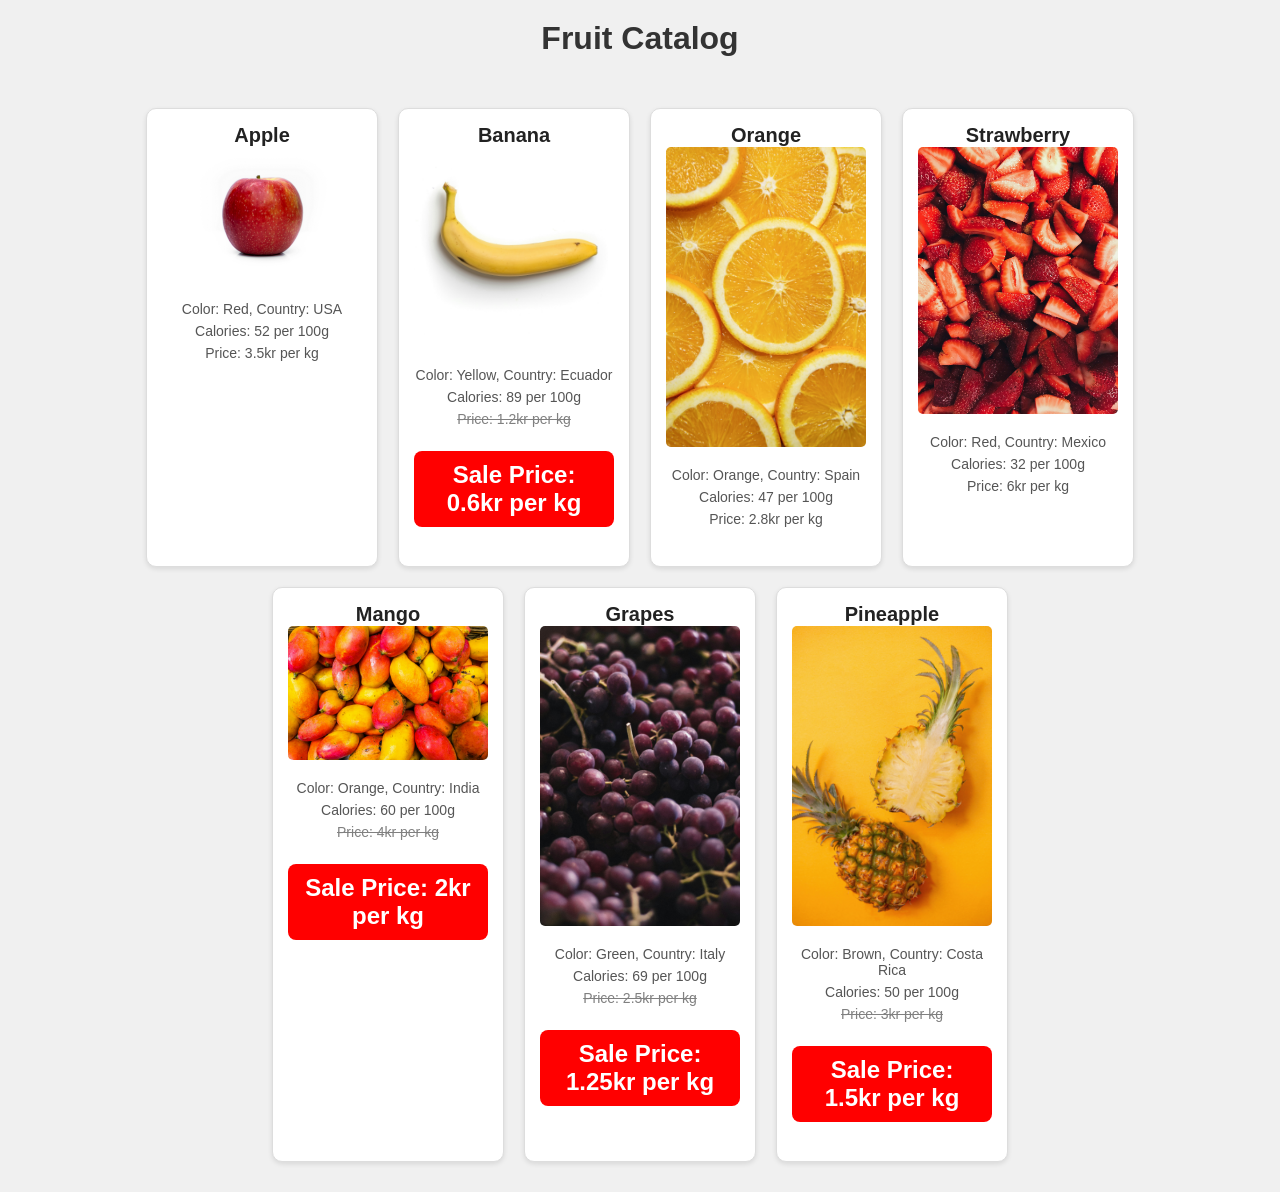
<file: 4-2_fruit_catalog/index.html>
<!doctype html>
<html lang="en">
  <head>
    <meta charset="UTF-8" />
    <meta name="viewport" content="width=device-width, initial-scale=1.0" />
    <link rel="stylesheet" href="style.css" />
    <script src="script.js" defer></script>
    <title>Fruit Catalog</title>
  </head>
  <body>
    <h1>Fruit Catalog</h1>
  </body>
</html>
</file>
<file: 4-2_fruit_catalog/style.css>
/* Base page styles */
body {
  margin: 0;
  font-family: Arial, sans-serif;
  background-color: #f0f0f0;
  text-align: center;
}

h1 {
  margin-top: 20px;
  font-size: 32px;
  color: #333;
}

/* Container for the fruit cards */
.fruit-catalog {
  display: flex;
  flex-wrap: wrap;
  justify-content: center;
  gap: 20px;
  padding: 30px;
}

/* Individual fruit card */
.fruit-card {
  border: 1px solid #ddd;
  padding: 15px;
  width: 200px;
  border-radius: 10px;
  background-color: #fff;
  box-shadow: 0 2px 5px rgba(0, 0, 0, 0.1);
  transition:
    transform 0.2s,
    box-shadow 0.2s;
}

.fruit-card:hover {
  transform: scale(1.03);
  box-shadow: 0 4px 12px rgba(0, 0, 0, 0.2);
}
/* Fruit image style */
.fruit-image {
  width: 100%;
  height: auto;
  border-radius: 5px;
  margin-bottom: 10px;
}

.fruit-name {
  margin: 0;
  font-size: 20px;
  color: #222;
}

.fruit-info,
.fruit-calories,
.fruit-price {
  font-size: 14px;
  margin: 6px 0;
  color: #555;
}

.salePrice {
  background-color: red;
  border-radius: 8px;
  color: white;
  font-weight: bold;
  font-size: 24px;
  padding: 10px;
}

.strikethrough {
  text-decoration: line-through;
  color: grey;
}
</file>
